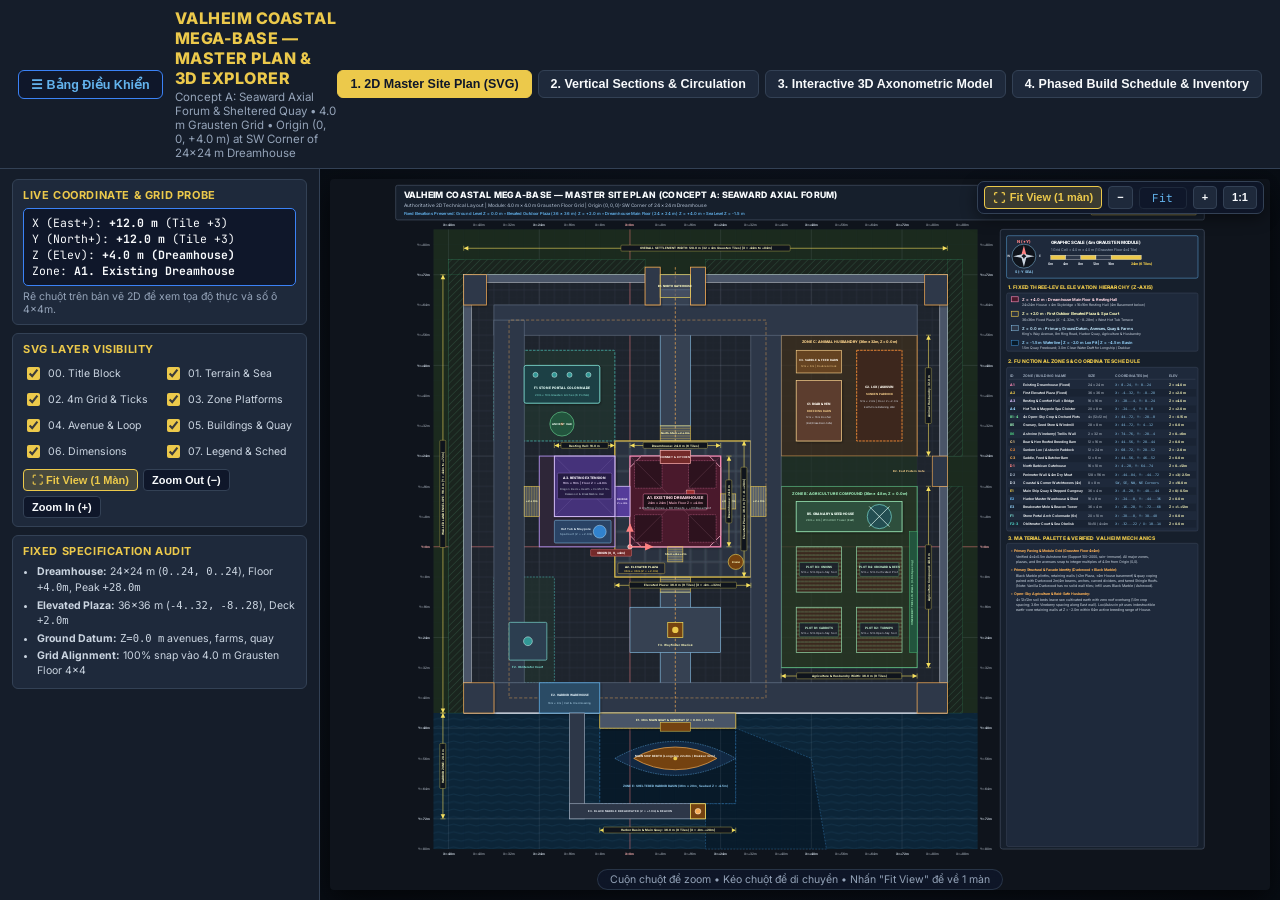
<file: index.html>
<!doctype html>
<html lang="en">
  <head>
    <meta charset="utf-8" />
    <meta
      name="viewport"
      content="width=device-width, initial-scale=1.0, maximum-scale=1.0, user-scalable=no, viewport-fit=cover"
    />
    <title>
      Valheim Coastal Mega-Base — Interactive Master Plan, 3D Model &amp;
      Construction Explorer
    </title>
    <link rel="stylesheet" href="./style.css" />
  </head>
  <body>
    <header>
      <div class="title-group">
        <button
          class="tab-btn toggle-btn"
          id="sidebar-toggle-btn"
          onclick="toggleSidebar()"
          title="Ẩn / Hiện bảng điều khiển bên trái để phóng to bản vẽ (Toggle Sidebar)"
        >
          <span class="toggle-text-full">☰ Bảng Điều Khiển</span>
          <span class="toggle-text-short">☰ Bảng</span>
        </button>
        <div class="title-text-wrap">
          <h1>
            VALHEIM COASTAL MEGA-BASE — MASTER PLAN &amp; 3D EXPLORER
          </h1>
          <p>
            Concept A: Seaward Axial Forum &amp; Sheltered Quay • 4.0 m Grausten
            Grid • Origin (0, 0, +4.0 m) at SW Corner of 24×24 m Dreamhouse
          </p>
        </div>
      </div>
      <div class="nav-tabs">
        <button class="tab-btn active" onclick="switchTab('tab-plan', this)">
          <span class="tab-text-full">1. 2D Master Site Plan (SVG)</span>
          <span class="tab-text-short">1. Site Plan</span>
        </button>
        <button class="tab-btn" onclick="switchTab('tab-sections', this)">
          <span class="tab-text-full">2. Vertical Sections &amp; Circulation</span>
          <span class="tab-text-short">2. Sections</span>
        </button>
        <button class="tab-btn" onclick="switchTab('tab-3d', this)">
          <span class="tab-text-full">3. Interactive 3D Axonometric Model</span>
          <span class="tab-text-short">3. 3D Model</span>
        </button>
        <button class="tab-btn" onclick="switchTab('tab-schedule', this)">
          <span class="tab-text-full">4. Phased Build Schedule &amp; Inventory</span>
          <span class="tab-text-short">4. Schedule</span>
        </button>
      </div>
    </header>

    <div
      class="sidebar-backdrop"
      id="sidebar-backdrop"
      onclick="toggleSidebar(false)"
    ></div>

    <div class="workspace">
      <aside class="sidebar">
        <div class="sidebar-header-mobile">
          <span>BẢNG ĐIỀU KHIỂN &amp; LỚP VẼ</span>
          <button
            class="sidebar-close-btn"
            onclick="toggleSidebar(false)"
            title="Đóng bảng điều khiển"
            aria-label="Đóng"
          >
            ✕
          </button>
        </div>
        <div class="panel-card">
          <h3>Live Coordinate &amp; Grid Probe</h3>
          <div class="coord-readout" id="coord-box">
            X (East+): <strong>+12.0 m</strong> (Tile +3)<br />
            Y (North+): <strong>+12.0 m</strong> (Tile +3)<br />
            Z (Elev): <strong>+4.0 m (Dreamhouse)</strong><br />
            Zone: <strong>A1. Existing Dreamhouse</strong>
          </div>
          <p
            style="
              font-size: 10.5px;
              color: var(--text-muted);
              margin: 4px 0 0 0;
            "
          >
            Rê chuột trên bản vẽ 2D để xem tọa độ thực và số ô 4×4m.
          </p>
        </div>

        <div class="panel-card">
          <h3>SVG Layer Visibility</h3>
          <div class="layer-list">
            <label
              ><input
                type="checkbox"
                checked
                onchange="toggleLayer('layer-titleblock', this.checked)"
              />
              00. Title Block</label
            >
            <label
              ><input
                type="checkbox"
                checked
                onchange="toggleLayer('layer-terrain-water', this.checked)"
              />
              01. Terrain &amp; Sea</label
            >
            <label
              ><input
                type="checkbox"
                checked
                onchange="toggleLayer('layer-grid-4m', this.checked)"
              />
              02. 4m Grid &amp; Ticks</label
            >
            <label
              ><input
                type="checkbox"
                checked
                onchange="toggleLayer('layer-zones', this.checked)"
              />
              03. Zone Platforms</label
            >
            <label
              ><input
                type="checkbox"
                checked
                onchange="toggleLayer('layer-circulation', this.checked)"
              />
              04. Avenue &amp; Loop</label
            >
            <label
              ><input
                type="checkbox"
                checked
                onchange="toggleLayer('layer-structures', this.checked)"
              />
              05. Buildings &amp; Quay</label
            >
            <label
              ><input
                type="checkbox"
                checked
                onchange="toggleLayer('layer-dimensions', this.checked)"
              />
              06. Dimensions</label
            >
            <label
              ><input
                type="checkbox"
                checked
                onchange="toggleLayer('layer-legend', this.checked)"
              />
              07. Legend &amp; Sched</label
            >
          </div>
          <div class="btn-row">
            <button
              class="ctrl-btn active"
              id="side-fit-btn"
              onclick="resetActiveFit()"
              title="Vừa khít 1 màn hình"
            >
              ⛶ Fit View (1 Màn)
            </button>
            <button class="ctrl-btn" onclick="zoomActiveTab(0.8)" title="Thu nhỏ">
              Zoom Out (−)
            </button>
            <button class="ctrl-btn" onclick="zoomActiveTab(1.25)" title="Phóng to">
              Zoom In (+)
            </button>
          </div>
        </div>

        <div class="panel-card">
          <h3>Fixed Specification Audit</h3>
          <ul class="audit-list">
            <li>
              <strong>Dreamhouse:</strong> 24×24 m (<code>0..24, 0..24</code>), Floor <code>+4.0m</code>, Peak <code>+28.0m</code>
            </li>
            <li>
              <strong>Elevated Plaza:</strong> 36×36 m (<code>-4..32, -8..28</code>), Deck <code>+2.0m</code>
            </li>
            <li>
              <strong>Ground Datum:</strong> <code>Z=0.0 m</code> avenues, farms, quay
            </li>
            <li>
              <strong>Grid Alignment:</strong> 100% snap vào 4.0 m Grausten Floor 4×4
            </li>
          </ul>
        </div>
      </aside>

      <main class="viewport">
        <!-- Floating HUD Viewport Controls -->
        <div class="viewport-hud" id="viewport-hud">
          <button
            class="hud-btn active"
            id="hud-fit-btn"
            onclick="resetActiveFit()"
            title="Luôn vừa khít 1 màn hình (Fit to 1 Screen)"
          >
            <svg
              width="13"
              height="13"
              viewBox="0 0 24 24"
              fill="none"
              stroke="currentColor"
              stroke-width="2.5"
            >
              <path
                d="M8 3H5a2 2 0 0 0-2 2v3m18 0V5a2 2 0 0 0-2-2h-3m0 18h3a2 2 0 0 0 2-2v-3M3 16v3a2 2 0 0 0 2 2h3"
              />
            </svg>
            <span class="hud-btn-text">Fit View (1 màn)</span>
          </button>
          <button class="hud-btn" onclick="zoomActiveTab(0.8)" title="Thu nhỏ">
            −
          </button>
          <span class="hud-pill" id="hud-zoom-val">Fit</span>
          <button class="hud-btn" onclick="zoomActiveTab(1.25)" title="Phóng to">
            +
          </button>
          <button
            class="hud-btn"
            onclick="resetActiveFit()"
            title="Khôi phục vừa 1 màn hình"
          >
            1:1
          </button>
        </div>
        <div class="hud-hint" id="hud-hint">
          Cuộn chuột để zoom • Kéo chuột để di chuyển • Nhấn "Fit View" để về 1 màn
        </div>

        <!-- TAB 1: 2D MASTER SITE PLAN -->
        <div id="tab-plan" class="tab-pane active">
          <div class="svg-pan-viewport" id="viewport-plan">
            <div id="svg-container" class="svg-stage">
              <div class="loading-state">
                <div class="spinner"></div>
                <p>Đang tải valheim_master_site_plan.svg...</p>
              </div>
            </div>
          </div>
        </div>

        <!-- TAB 2: VERTICAL SECTIONS & CIRCULATION -->
        <div id="tab-sections" class="tab-pane">
          <div class="svg-pan-viewport" id="viewport-sections">
            <div id="sec-container" class="svg-stage">
              <div class="loading-state">
                <div class="spinner"></div>
                <p>Đang tải valheim_elevations_and_circulation.svg...</p>
              </div>
            </div>
          </div>
        </div>

        <!-- TAB 3: INTERACTIVE 3D AXONOMETRIC MODEL -->
        <div id="tab-3d" class="tab-pane">
          <div id="canvas3d-wrap">
            <canvas id="canvas3d"></canvas>
            <div class="hud-3d" id="hud-3d">
              <div class="hud-3d-header">
                <div>
                  <h3
                    style="margin: 0; color: var(--accent); font-size: 13.5px"
                  >
                    3D Massing &amp; Elevation
                  </h3>
                  <span class="hud-3d-subtitle">Vuốt để xoay • Chụm để phóng to</span>
                </div>
                <button
                  class="hud-3d-toggle-btn"
                  id="hud-3d-toggle-btn"
                  onclick="toggle3DHud()"
                  title="Ẩn / Hiện bảng điều khiển 3D"
                  aria-label="Toggle 3D HUD"
                >
                  −
                </button>
              </div>
              <div class="hud-3d-body" id="hud-3d-body">
                <p style="margin: 6px 0 10px 0; font-size: 11.5px; color: #cbd5e1">
                  Drag to orbit 360° • Scroll / Pinch to zoom • Built directly from
                  exact <code>(X, Y, Z)</code> coordinates.
                </p>
                <div
                  style="
                    display: flex;
                    flex-direction: column;
                    gap: 8px;
                    font-size: 12px;
                  "
                >
                  <label
                    >Build Stage Filter:
                    <strong id="stage-lbl">All 9 Stages (Complete Base)</strong>
                    <input
                      type="range"
                      id="stage-slider"
                      min="1"
                      max="9"
                      value="9"
                      style="width: 100%"
                      oninput="update3DStage(this.value)"
                    />
                  </label>
                  <label
                    ><input
                      type="checkbox"
                      id="chk-roofs"
                      checked
                      onchange="draw3D()"
                    />
                    Show Building Roofs</label
                  >
                  <label
                    ><input
                      type="checkbox"
                      id="chk-grid3d"
                      checked
                      onchange="draw3D()"
                    />
                    Show 4.0 m Grausten Grid</label
                  >
                </div>
                <div class="btn-row" style="margin-top: 10px">
                  <button class="ctrl-btn" onclick="setCamera(-0.65, 0.58, 4.2)">
                    Seaward Aerial
                  </button>
                  <button class="ctrl-btn" onclick="setCamera(0.0, 0.25, 5.5)">
                    South Axis
                  </button>
                  <button class="ctrl-btn" onclick="setCamera(0.75, 0.52, 4.8)">
                    East Farm
                  </button>
                  <button class="ctrl-btn" onclick="setCamera(-1.1, 0.48, 5.0)">
                    West Spa
                  </button>
                </div>
              </div>
            </div>
          </div>
        </div>

        <!-- TAB 4: PHASED BUILD SCHEDULE & INVENTORY -->
        <div id="tab-schedule" class="tab-pane">
          <div class="schedule-container">
            <h2 style="margin: 0 0 6px 0; color: var(--accent)">
              Deliverable 5 — Phased Construction Schedule &amp; Complete
              Building Inventory
            </h2>
            <p
              style="
                margin: 0 0 18px 0;
                color: var(--text-muted);
                font-size: 14px;
              "
            >
              Sequenced in 9 logical construction stages to eliminate rework,
              guarantee Blue (100%) grounded structural integrity on the
              Dreamhouse columns, and establish 20 m spawn suppression before
              building detailed timber structures.
            </p>
            <div class="table-responsive-wrapper">
              <div class="mobile-table-hint">
                <span>↔ Vuốt sang trái / phải để xem đầy đủ 8 cột dữ liệu</span>
              </div>
              <div class="table-responsive">
                <table class="inv-table">
              <thead>
                <tr>
                  <th>Stage</th>
                  <th>ID &amp; Building / Zone Name</th>
                  <th>Function</th>
                  <th>Footprint</th>
                  <th>Coordinate Range (X, Y)</th>
                  <th>Elevation (Z)</th>
                  <th>Primary Materials</th>
                  <th>Dependencies</th>
                </tr>
              </thead>
              <tbody>
                <tr>
                  <td>
                    <span class="badge" style="background: #475569; color: #fff"
                      >Existing</span
                    >
                  </td>
                  <td><strong>A1. Existing Dreamhouse</strong></td>
                  <td>
                    4 Crafting Stations, 60 Reinforced Chests, Kitchen, Basement
                    Upgrades
                  </td>
                  <td>24 × 24 m (Height ~24 m)</td>
                  <td><code>X: 0..+24m, Y: 0..+24m</code></td>
                  <td>
                    Basement <code>0..+4m</code><br />Main Floor
                    <code>+4.0m</code>
                  </td>
                  <td>
                    Grausten, Black Marble, Darkwood, Ashwood, Flametal Pillars
                  </td>
                  <td>Preserved Anchor (Origin 0,0 at SW corner)</td>
                </tr>
                <tr>
                  <td>
                    <span class="badge" style="background: #2563eb; color: #fff"
                      >Stage 1</span
                    >
                  </td>
                  <td>
                    <strong>Site Leveling, Basin Dredging &amp; Moat</strong>
                  </td>
                  <td>
                    Earthworks: 0.0m plateau, +2.0m plaza core, -4.5m harbor,
                    -2.5m moat
                  </td>
                  <td>128 × 148 m Total Envelope</td>
                  <td><code>X: -44..+84m, Y: -72..+76m</code></td>
                  <td><code>Z = -4.5m</code> to <code>+2.0m</code></td>
                  <td>
                    Hoe, Pickaxe / World Edit Terrain Commands + 25 Buried
                    Campfires
                  </td>
                  <td>None (First step before laying stone)</td>
                </tr>
                <tr>
                  <td>
                    <span class="badge" style="background: #2563eb; color: #fff"
                      >Stage 2</span
                    >
                  </td>
                  <td><strong>Main 4m Grid &amp; Grausten Paving</strong></td>
                  <td>
                    Primary 4×4m datum grid, datum monuments, and buried spawn
                    grid
                  </td>
                  <td>32 × 37 Tile Grid</td>
                  <td><code>X: -44..+84m, Y: -44..+72m</code></td>
                  <td><code>Z = 0.0m</code> &amp; <code>+2.0m</code></td>
                  <td>
                    Grausten Floor 4×4m, Grausten Medium Beam curbs,
                    Stonecutters
                  </td>
                  <td>Stage 1 Earthworks</td>
                </tr>
                <tr>
                  <td>
                    <span class="badge" style="background: #d97706; color: #fff"
                      >Stage 3</span
                    >
                  </td>
                  <td><strong>A2. First Outdoor Elevated Plaza</strong></td>
                  <td>
                    Monumental 3-level transition (+4m house → +2m plaza → 0m
                    ground)
                  </td>
                  <td>36 × 36 m (Fixed Spec)</td>
                  <td><code>X: -4..+32m, Y: -8..+28m</code></td>
                  <td><code>Z = +2.0m</code></td>
                  <td>
                    Grausten Floor 4×4m, Black Marble retaining walls, 4× Grand
                    Stairs
                  </td>
                  <td>Stage 2 Grid &amp; Existing Dreamhouse</td>
                </tr>
                <tr>
                  <td>
                    <span class="badge" style="background: #d97706; color: #fff"
                      >Stage 4</span
                    >
                  </td>
                  <td><strong>King's Way Avenue &amp; 8m Ring Loop</strong></td>
                  <td>
                    Primary N-S axial vista (8m wide) + continuous 8m cart loop
                    + Obelisk
                  </td>
                  <td>8 m wide × 368 m loop</td>
                  <td>
                    Axis <code>X: 8..16m</code>; Loop <code>X: -36..36m</code>
                  </td>
                  <td><code>Z = 0.0m</code></td>
                  <td>
                    Grausten Floor 4×4m, Black Marble curbs, Standing Blue/Lava
                    Lanterns
                  </td>
                  <td>Stage 3 Plaza Stairs</td>
                </tr>
                <tr>
                  <td>
                    <span class="badge" style="background: #7c3aed; color: #fff"
                      >Stage 5</span
                    >
                  </td>
                  <td>
                    <strong>A3–A4. Resting Hall, Skybridge &amp; Spa</strong>
                  </td>
                  <td>
                    Max Comfort (18+) sleeping quarters, level +4m bridge, +2m
                    Hot Tub court
                  </td>
                  <td>16×16m Hall + 4×8m Bridge + 20×8m Spa</td>
                  <td><code>X: -24..-4m, Y: 0..+24m</code></td>
                  <td>
                    Hall/Bridge <code>+4.0m</code><br />Spa Court
                    <code>+2.0m</code>
                  </td>
                  <td>
                    Darkwood Beams/Arches, Shingle Roofs, Black Marble, Hot Tub,
                    Maypole
                  </td>
                  <td>Stage 3 West Plaza Gallery</td>
                </tr>
                <tr>
                  <td>
                    <span class="badge" style="background: #0891b2; color: #fff"
                      >Stage 6</span
                    >
                  </td>
                  <td>
                    <strong>E1–E3. Small Harbor, Quay &amp; Beacon</strong>
                  </td>
                  <td>
                    1-ship sheltered berth (Longship/Drakkar), 36m quay,
                    warehouse, mole
                  </td>
                  <td>36×20m Basin + 36×4m Quay + 16×8m Shed</td>
                  <td><code>X: -24..+28m, Y: -72..-36m</code></td>
                  <td>
                    Quay <code>0.0m/-0.5m</code><br />Water <code>-1.5m</code> /
                    Bed <code>-4.5m</code>
                  </td>
                  <td>
                    Black Marble seawall, Grausten Floor 4×4m, Darkwood
                    Warehouse, Bonfire
                  </td>
                  <td>Stage 1 Dredging &amp; Stage 4 South Avenue</td>
                </tr>
                <tr>
                  <td>
                    <span class="badge" style="background: #16a34a; color: #fff"
                      >Stage 7A</span
                    >
                  </td>
                  <td><strong>B1–B6. Walled Agriculture Compound</strong></td>
                  <td>
                    4× 12×12m open-sky crop/orchard plots, Granary, Windmill,
                    Vineberry wall
                  </td>
                  <td>36 × 48 m Compound</td>
                  <td><code>X: +40..+76m, Y: -32..+16m</code></td>
                  <td>
                    Walks <code>0.0m</code><br />Soil Beds <code>-0.15m</code>
                  </td>
                  <td>
                    Cultivated Earth (unroofed), Grausten 4×2 Window Walls,
                    Darkwood Granary
                  </td>
                  <td>Stage 4 East Logistics Spine</td>
                </tr>
                <tr>
                  <td>
                    <span class="badge" style="background: #16a34a; color: #fff"
                      >Stage 7B</span
                    >
                  </td>
                  <td><strong>C1–C3. Animal Husbandry Compound</strong></td>
                  <td>
                    Roofed Boar/Hen barn (Bat-safe), Sunken Lox/Asksvin pit,
                    Feed/Saddle shed
                  </td>
                  <td>36 × 32 m Compound</td>
                  <td><code>X: +40..+76m, Y: +24..+56m</code></td>
                  <td>
                    Barn <code>0.0m</code><br />Lox Pit <code>-2.0m</code>
                  </td>
                  <td>
                    Earth-core Black Marble pit walls, Grausten/Darkwood Barn,
                    Double Gates
                  </td>
                  <td>Stage 4 East Spine &amp; North Cross-Avenue</td>
                </tr>
                <tr>
                  <td>
                    <span class="badge" style="background: #dc2626; color: #fff"
                      >Stage 8</span
                    >
                  </td>
                  <td>
                    <strong>D1–D3. Barbican Gatehouse &amp; Perimeter</strong>
                  </td>
                  <td>
                    Twin-tower North Gatehouse, 3m crenellated curtain wall, 4
                    corner bastions
                  </td>
                  <td>128 × 116 m Perimeter</td>
                  <td><code>X: -44..+84m, Y: -44..+72m</code></td>
                  <td>
                    Wall <code>+3.0m</code>, Towers <code>+10..+12m</code>
                  </td>
                  <td>
                    Grausten Tapered Pillars, Black Marble Plinths,
                    Flametal/Darkwood Gates
                  </td>
                  <td>Stage 1 Ha-Ha Moat &amp; Stage 4 Ring Loop</td>
                </tr>
                <tr>
                  <td>
                    <span class="badge" style="background: #0d9488; color: #fff"
                      >Stage 9</span
                    >
                  </td>
                  <td>
                    <strong
                      >F1–F3. Portals, Sacred Grove &amp; Finishing</strong
                    >
                  </td>
                  <td>
                    6-bay Stone Portal Arch Colonnade, Ancient Oak court,
                    Obliterator bastion
                  </td>
                  <td>32×24m NW Grove + 12×24m SW Court</td>
                  <td><code>X: -36..-4m, Y: +28..+52m</code></td>
                  <td><code>Z = 0.0m</code></td>
                  <td>
                    Grausten Medium Arches, Stone Portals, Oak Tree,
                    Obliterator, Braziers
                  </td>
                  <td>Stage 8 Perimeter Enclosure</td>
                </tr>
              </tbody>
            </table>
          </div>
        </div>
      </div>
    </div>
      </main>
    </div>

    <script src="./svg-data.js"></script>
    <script src="./app.js" defer></script>
  </body>
</html>
</file>
<file: style.css>
@import url("https://fonts.googleapis.com/css2?family=Inter:wght@400;500;600;700;800&family=JetBrains+Mono:wght@400;600;700&display=swap");

:root {
  --bg-dark: #0b0f17;
  --bg-panel: #151d2a;
  --bg-card: #1e293b;
  --border: #334155;
  --accent: #ecc94b;
  --accent-blue: #63b3ed;
  --accent-pink: #f687b3;
  --accent-green: #68d391;
  --text-main: #f8fafc;
  --text-muted: #94a3b8;
}
* {
  box-sizing: border-box;
}
html,
body {
  margin: 0;
  padding: 0;
  background: var(--bg-dark);
  color: var(--text-main);
  font-family:
    "Inter",
    -apple-system,
    BlinkMacSystemFont,
    "Segoe UI",
    Roboto,
    sans-serif;
  display: flex;
  flex-direction: column;
  height: 100%;
  height: 100dvh;
  width: 100%;
  overflow: hidden;
  -webkit-text-size-adjust: 100%;
}
.tab-text-full,
.toggle-text-full {
  display: inline;
}
.tab-text-short,
.toggle-text-short {
  display: none;
}
.hud-btn-text {
  display: inline;
}
header {
  background: var(--bg-panel);
  border-bottom: 1px solid var(--border);
  padding: 8px 18px;
  display: flex;
  align-items: center;
  justify-content: space-between;
  flex-shrink: 0;
  z-index: 30;
}
.title-group {
  display: flex;
  align-items: center;
  gap: 12px;
}
.title-group h1 {
  margin: 0;
  font-size: 16px;
  font-weight: 800;
  color: var(--accent);
  letter-spacing: 0.5px;
}
.title-group p {
  margin: 2px 0 0 0;
  font-size: 11.5px;
  color: var(--text-muted);
}
.nav-tabs {
  display: flex;
  gap: 6px;
}
.tab-btn {
  background: var(--bg-card);
  color: var(--text-main);
  border: 1px solid var(--border);
  padding: 6px 12px;
  border-radius: 6px;
  cursor: pointer;
  font-size: 12.5px;
  font-weight: 600;
  transition: all 0.15s;
  white-space: nowrap;
}
.tab-btn:hover {
  border-color: var(--accent-blue);
}
.tab-btn.active {
  background: var(--accent);
  color: #0f172a;
  border-color: var(--accent);
  font-weight: 800;
}
.tab-btn.toggle-btn {
  background: #0f172a;
  border-color: #3b82f6;
  color: var(--accent-blue);
}
.tab-btn.toggle-btn:hover {
  background: #1e293b;
}
.workspace {
  display: flex;
  flex: 1;
  min-height: 0;
  overflow: hidden;
  position: relative;
}
.sidebar {
  width: 320px;
  background: var(--bg-panel);
  border-right: 1px solid var(--border);
  padding: 10px 12px;
  overflow-y: auto;
  flex-shrink: 0;
  display: flex;
  flex-direction: column;
  gap: 8px;
  transition:
    width 0.2s ease,
    padding 0.2s ease;
  scrollbar-width: thin;
  scrollbar-color: var(--border) transparent;
}
.sidebar.collapsed {
  width: 0;
  padding: 0;
  border-right: none;
  overflow: hidden;
}
.sidebar-backdrop {
  display: none;
  position: fixed;
  top: 0;
  left: 0;
  right: 0;
  bottom: 0;
  background: rgba(0, 0, 0, 0.7);
  backdrop-filter: blur(3px);
  -webkit-backdrop-filter: blur(3px);
  z-index: 95;
  opacity: 0;
  transition: opacity 0.25s ease;
  pointer-events: none;
}
.sidebar-backdrop.visible {
  display: block;
  opacity: 1;
  pointer-events: auto;
}
.sidebar-header-mobile {
  display: none;
  align-items: center;
  justify-content: space-between;
  padding: 2px 0 8px 0;
  border-bottom: 1px solid var(--border);
  margin-bottom: 8px;
}
.sidebar-header-mobile span {
  font-weight: 800;
  font-size: 12px;
  color: var(--accent);
  letter-spacing: 0.5px;
}
.sidebar-close-btn {
  background: var(--bg-card);
  border: 1px solid var(--border);
  color: var(--text-main);
  width: 30px;
  height: 30px;
  border-radius: 6px;
  font-size: 15px;
  display: flex;
  align-items: center;
  justify-content: center;
  cursor: pointer;
  transition: all 0.15s;
}
.sidebar-close-btn:hover {
  border-color: var(--accent);
  color: var(--accent);
}
.panel-card {
  background: var(--bg-card);
  border: 1px solid var(--border);
  border-radius: 6px;
  padding: 8px 10px;
}
.panel-card h3 {
  margin: 0 0 6px 0;
  font-size: 11px;
  text-transform: uppercase;
  letter-spacing: 0.6px;
  color: var(--accent);
}
.coord-readout {
  font-family: "JetBrains Mono", "Fira Code", monospace;
  font-size: 11.5px;
  line-height: 1.4;
  background: #0f172a;
  padding: 6px 8px;
  border-radius: 5px;
  border: 1px solid #3b82f6;
}
.layer-list {
  display: grid;
  grid-template-columns: 1fr 1fr;
  gap: 3px 6px;
}
.layer-list label {
  display: flex;
  align-items: center;
  gap: 5px;
  font-size: 10.5px;
  padding: 2px 0;
  cursor: pointer;
  color: #cbd5e1;
  white-space: nowrap;
  overflow: hidden;
  text-overflow: ellipsis;
}
.layer-list input[type="checkbox"] {
  accent-color: var(--accent);
  width: 13px;
  height: 13px;
  flex-shrink: 0;
}
.btn-row {
  display: flex;
  gap: 5px;
  margin-top: 6px;
  flex-wrap: wrap;
}
.ctrl-btn {
  background: #0f172a;
  color: var(--text-main);
  border: 1px solid var(--border);
  padding: 4px 8px;
  border-radius: 4px;
  font-size: 11px;
  font-weight: 600;
  cursor: pointer;
  transition: all 0.15s;
}
.ctrl-btn:hover {
  border-color: var(--accent);
  color: var(--accent);
}
.ctrl-btn.active {
  background: rgba(236, 201, 75, 0.2);
  color: var(--accent);
  border-color: var(--accent);
  font-weight: 700;
}
.audit-list {
  margin: 0;
  padding-left: 14px;
  font-size: 10.5px;
  line-height: 1.4;
  color: #cbd5e1;
}
.audit-list li {
  margin-bottom: 2px;
}
.viewport {
  flex: 1;
  min-width: 0;
  min-height: 0;
  position: relative;
  overflow: hidden;
  background: #090d14;
}
.tab-pane {
  display: none;
  width: 100%;
  height: 100%;
  position: relative;
  overflow: hidden;
}
.tab-pane.active {
  display: block;
}
.svg-pan-viewport {
  width: 100%;
  height: 100%;
  position: relative;
  overflow: hidden;
  display: flex;
  align-items: center;
  justify-content: center;
  background: radial-gradient(circle at center, #111827 0%, #080d14 100%);
  user-select: none;
  touch-action: none;
}
.svg-stage {
  width: 100%;
  height: 100%;
  display: flex;
  align-items: center;
  justify-content: center;
  padding: 10px;
  box-sizing: border-box;
  touch-action: none;
}
.loading-state {
  display: flex;
  flex-direction: column;
  align-items: center;
  justify-content: center;
  gap: 12px;
  color: var(--text-muted);
  font-size: 13px;
  height: 100%;
  min-height: 200px;
}
.spinner {
  width: 36px;
  height: 36px;
  border: 3px solid rgba(255, 255, 255, 0.1);
  border-top-color: var(--accent);
  border-radius: 50%;
  animation: spin 0.8s linear infinite;
}
@keyframes spin {
  to {
    transform: rotate(360deg);
  }
}
.svg-stage object {
  width: 100% !important;
  height: 100% !important;
  max-width: 100% !important;
  max-height: 100% !important;
  display: block;
  object-fit: contain;
}
.svg-stage svg {
  max-width: 100% !important;
  max-height: 100% !important;
  width: 100% !important;
  height: 100% !important;
  display: block;
  object-fit: contain;
  box-shadow: 0 10px 30px rgba(0, 0, 0, 0.7);
  border-radius: 4px;
  pointer-events: auto;
}
.viewport-hud {
  position: absolute;
  top: 12px;
  right: 16px;
  z-index: 20;
  display: flex;
  align-items: center;
  gap: 6px;
  background: rgba(15, 23, 42, 0.9);
  backdrop-filter: blur(8px);
  -webkit-backdrop-filter: blur(8px);
  border: 1px solid var(--border);
  border-radius: 7px;
  padding: 4px 6px;
  box-shadow: 0 4px 16px rgba(0, 0, 0, 0.45);
}
.hud-btn {
  background: var(--bg-card);
  color: var(--text-main);
  border: 1px solid var(--border);
  padding: 4px 8px;
  border-radius: 4px;
  font-size: 11px;
  font-weight: 600;
  cursor: pointer;
  display: inline-flex;
  align-items: center;
  gap: 4px;
  transition: all 0.15s;
  line-height: 1.2;
}
.hud-btn:hover {
  border-color: var(--accent);
  color: var(--accent);
}
.hud-btn.active {
  background: rgba(236, 201, 75, 0.2);
  color: var(--accent);
  border-color: var(--accent);
  font-weight: 700;
}
.hud-pill {
  font-family: "JetBrains Mono", monospace;
  font-size: 11px;
  padding: 3px 6px;
  color: var(--accent-blue);
  background: #0f172a;
  border-radius: 4px;
  border: 1px solid #1e293b;
  min-width: 48px;
  text-align: center;
}
.hud-hint {
  position: absolute;
  bottom: 10px;
  left: 50%;
  transform: translateX(-50%);
  z-index: 10;
  background: rgba(15, 23, 42, 0.85);
  backdrop-filter: blur(4px);
  border: 1px solid rgba(51, 65, 85, 0.7);
  border-radius: 16px;
  padding: 3px 12px;
  font-size: 10.5px;
  color: var(--text-muted);
  pointer-events: none;
  white-space: nowrap;
  transition: opacity 0.3s;
}
#canvas3d-wrap {
  width: 100%;
  height: 100%;
  position: relative;
  background: radial-gradient(circle at center, #162234 0%, #090d14 100%);
  touch-action: none;
}
#canvas3d {
  width: 100%;
  height: 100%;
  display: block;
  cursor: grab;
  touch-action: none;
}
#canvas3d:active {
  cursor: grabbing;
}
.hud-3d {
  position: absolute;
  top: 14px;
  left: 14px;
  background: rgba(15, 23, 42, 0.9);
  backdrop-filter: blur(8px);
  -webkit-backdrop-filter: blur(8px);
  border: 1px solid var(--border);
  border-radius: 8px;
  padding: 12px 16px;
  max-width: 360px;
  pointer-events: auto;
  box-shadow: 0 4px 20px rgba(0, 0, 0, 0.5);
  transition: all 0.2s ease;
}
.hud-3d-header {
  display: flex;
  align-items: center;
  justify-content: space-between;
  gap: 8px;
}
.hud-3d-subtitle {
  display: none;
}
.hud-3d-toggle-btn {
  display: none;
  background: var(--bg-card);
  color: var(--accent);
  border: 1px solid var(--border);
  width: 26px;
  height: 26px;
  border-radius: 5px;
  align-items: center;
  justify-content: center;
  font-size: 16px;
  font-weight: 700;
  cursor: pointer;
  transition: all 0.15s;
  flex-shrink: 0;
}
.hud-3d-toggle-btn:hover {
  border-color: var(--accent);
  background: #0f172a;
}
#tab-schedule {
  overflow-y: auto;
  height: 100%;
  scrollbar-width: thin;
  scrollbar-color: var(--border) transparent;
}
.schedule-container {
  padding: 16px 20px;
  max-width: 1400px;
  margin: 0 auto;
  width: 100%;
}
.table-responsive-wrapper {
  width: 100%;
  margin-top: 10px;
}
.table-responsive {
  width: 100%;
  overflow-x: auto;
  -webkit-overflow-scrolling: touch;
  border-radius: 6px;
  border: 1px solid var(--border);
  scrollbar-width: thin;
  scrollbar-color: var(--border) transparent;
}
.mobile-table-hint {
  display: none;
}
table.inv-table {
  width: 100%;
  border-collapse: collapse;
  font-size: 12px;
  background: var(--bg-panel);
}
table.inv-table th,
table.inv-table td {
  padding: 8px 10px;
  text-align: left;
  border-bottom: 1px solid var(--border);
}
table.inv-table th {
  background: var(--bg-card);
  color: var(--accent);
  font-weight: 700;
  position: sticky;
  top: 0;
  z-index: 5;
}
.badge {
  display: inline-block;
  padding: 2px 7px;
  border-radius: 4px;
  font-size: 11px;
  font-weight: 700;
}

/* ==================== RESPONSIVE MEDIA QUERIES ==================== */
@media (max-width: 1024px) {
  .title-group h1 {
    font-size: 14.5px;
  }
  .title-group p {
    font-size: 11px;
  }
}

@media (max-width: 860px) {
  .tab-text-full {
    display: none;
  }
  .tab-text-short {
    display: inline;
  }
}

@media (max-width: 768px) {
  header {
    flex-direction: column;
    align-items: stretch;
    gap: 8px;
    padding: 8px 10px;
  }
  .title-group {
    justify-content: space-between;
    width: 100%;
    gap: 8px;
  }
  .title-text-wrap {
    flex: 1;
    min-width: 0;
  }
  .title-group h1 {
    font-size: 13.5px;
    white-space: nowrap;
    overflow: hidden;
    text-overflow: ellipsis;
  }
  .title-group p {
    display: none;
  }
  .toggle-text-full {
    display: none;
  }
  .toggle-text-short {
    display: inline;
  }
  .tab-btn.toggle-btn {
    padding: 6px 10px;
    font-size: 12px;
    flex-shrink: 0;
  }
  .nav-tabs {
    overflow-x: auto;
    white-space: nowrap;
    -webkit-overflow-scrolling: touch;
    scrollbar-width: none;
    padding: 2px 0 4px 0;
    gap: 5px;
  }
  .nav-tabs::-webkit-scrollbar {
    display: none;
  }
  .nav-tabs .tab-btn {
    flex: 0 0 auto;
    padding: 6px 10px;
    font-size: 11.5px;
  }

  /* Sidebar as mobile drawer */
  .sidebar-header-mobile {
    display: flex;
  }
  .sidebar {
    position: fixed;
    top: 0;
    left: 0;
    bottom: 0;
    z-index: 100;
    width: min(320px, 86vw);
    height: 100%;
    height: 100dvh;
    padding: 12px;
    box-shadow: 6px 0 28px rgba(0, 0, 0, 0.85);
    transform: translateX(0);
    transition: transform 0.25s cubic-bezier(0.4, 0, 0.2, 1);
  }
  .sidebar.collapsed {
    transform: translateX(-100%);
    width: min(320px, 86vw);
    padding: 12px;
    visibility: hidden;
    pointer-events: none;
  }

  /* Viewport Controls on Mobile */
  .viewport-hud {
    top: 8px;
    right: 8px;
    padding: 3px 5px;
    gap: 4px;
    z-index: 25;
  }
  .hud-btn-text {
    display: none;
  }
  .hud-btn {
    padding: 5px 7px;
    min-height: 28px;
    font-size: 11px;
  }
  .hud-pill {
    font-size: 10px;
    padding: 2px 4px;
    min-width: 38px;
  }
  .hud-hint {
    bottom: 6px;
    font-size: 9.5px;
    padding: 3px 10px;
    max-width: 92%;
    text-align: center;
  }

  /* 3D HUD on mobile */
  .hud-3d {
    top: 8px;
    left: 8px;
    max-width: min(320px, calc(100vw - 16px));
    padding: 10px 12px;
    max-height: calc(100% - 16px);
    overflow-y: auto;
    z-index: 25;
  }
  .hud-3d-toggle-btn {
    display: flex;
  }
  .hud-3d.collapsed {
    padding: 6px 10px;
    max-width: fit-content;
  }
  .hud-3d.collapsed .hud-3d-body {
    display: none;
  }
  .hud-3d.collapsed .hud-3d-header h3 {
    font-size: 12px;
  }
  .hud-3d-subtitle {
    display: block;
    font-size: 10px;
    color: var(--text-muted);
    margin-top: 1px;
  }
  .hud-3d .btn-row {
    display: grid;
    grid-template-columns: 1fr 1fr;
    gap: 4px;
  }

  /* Schedule Inventory Table on Mobile */
  .schedule-container {
    padding: 12px 10px 40px 10px;
  }
  .schedule-container h2 {
    font-size: 16px !important;
  }
  .schedule-container p {
    font-size: 12px !important;
    margin-bottom: 10px !important;
  }
  .mobile-table-hint {
    display: flex;
    align-items: center;
    justify-content: center;
    font-size: 11px;
    color: var(--accent-blue);
    background: rgba(59, 130, 246, 0.12);
    border: 1px dashed rgba(59, 130, 246, 0.35);
    padding: 6px 10px;
    border-radius: 5px;
    margin-bottom: 8px;
  }
  table.inv-table {
    margin-top: 0;
    min-width: 720px;
  }
  table.inv-table th,
  table.inv-table td {
    padding: 6px 8px;
    font-size: 11px;
  }
}

@media (max-width: 480px) {
  header {
    padding: 6px 8px;
  }
  .title-group h1 {
    font-size: 12.5px;
  }
  .tab-btn {
    font-size: 11px;
    padding: 5px 8px;
  }
  .hud-hint {
    display: none;
  }
}
</file>
